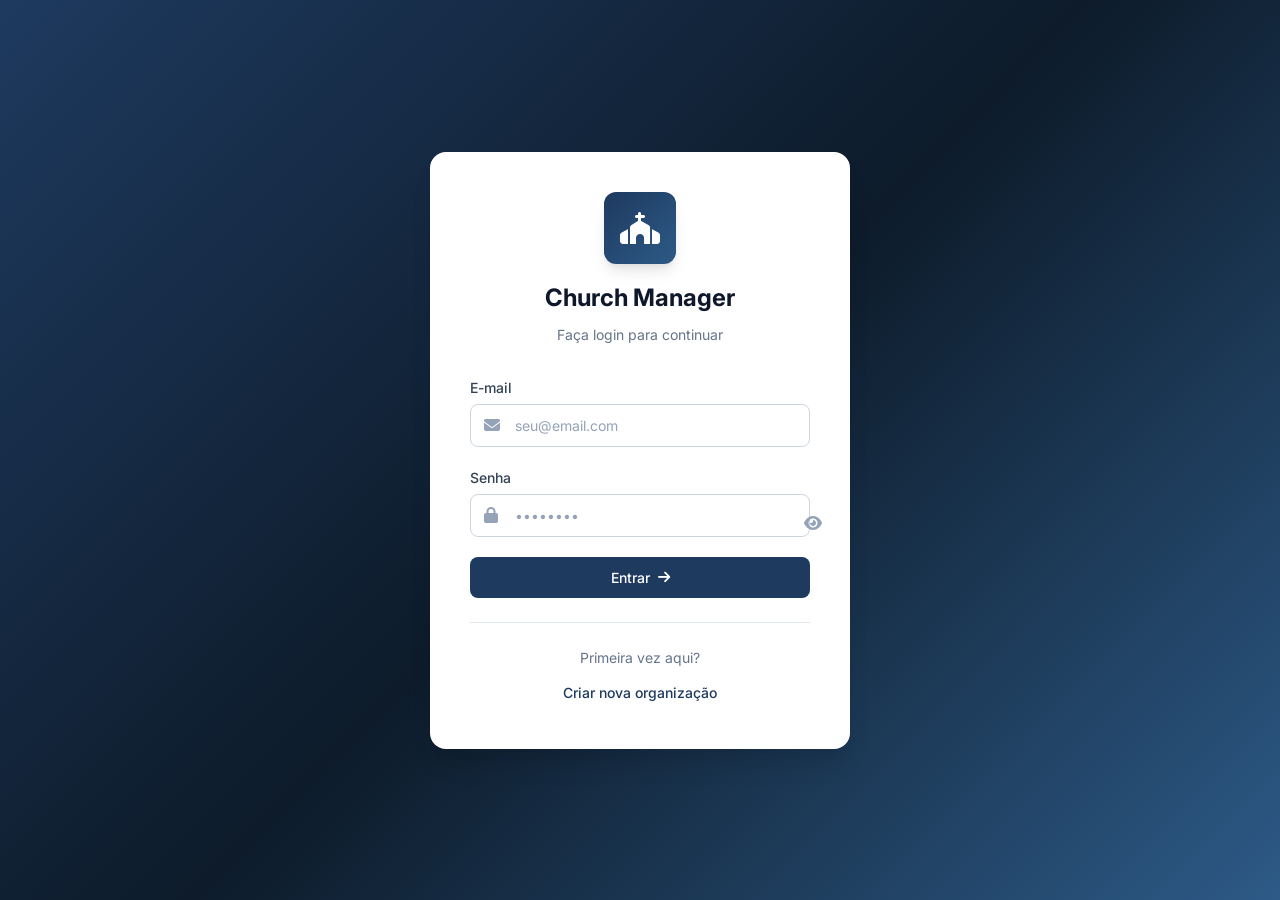
<file: index.html>
<!DOCTYPE html>
<html lang="pt-BR">
<head>
    <meta charset="UTF-8">
    <meta name="viewport" content="width=device-width, initial-scale=1.0">
    <title>Church Manager</title>
    
    <!-- Fonts -->
    <link rel="preconnect" href="https://fonts.googleapis.com">
    <link rel="preconnect" href="https://fonts.gstatic.com" crossorigin>
    <link href="https://fonts.googleapis.com/css2?family=Inter:wght@300;400;500;600;700&display=swap" rel="stylesheet">
    
    <!-- Icons -->
    <link rel="stylesheet" href="https://cdnjs.cloudflare.com/ajax/libs/font-awesome/6.4.0/css/all.min.css">
    
    <!-- CSS Modules -->
    <link rel="stylesheet" href="styles/variables.css">
    <link rel="stylesheet" href="styles/base.css">
    <link rel="stylesheet" href="styles/components.css">
    <link rel="stylesheet" href="styles/layouts.css">
    <link rel="stylesheet" href="pages/auth/auth.css">
    <link rel="stylesheet" href="pages/dashboard/dashboard.css">
    <link rel="stylesheet" href="pages/events/events.css">
    <link rel="stylesheet" href="pages/recurring-events/recurring-events.css">
    <link rel="stylesheet" href="pages/reports/reports.css">
    <link rel="stylesheet" href="pages/categories/categories.css">
    <link rel="stylesheet" href="pages/entries/entries.css">
    <link rel="stylesheet" href="pages/recurring-entries/recurring-entries.css">
    <link rel="stylesheet" href="pages/entities/entities.css">
</head>
<body>
    <div id="app">
        <!-- ==========================================
             Tela de Login 
             ========================================== -->
        <div id="login-screen" class="auth-container">
            <div class="auth-card">
                <div class="auth-header">
                    <div class="logo">
                        <i class="fas fa-church"></i>
                    </div>
                    <h1>Church Manager</h1>
                    <p>Faça login para continuar</p>
                </div>
                
                <form id="login-form" class="auth-form">
                    <div class="form-group">
                        <label for="login-email">E-mail</label>
                        <div class="input-wrapper">
                            <i class="fas fa-envelope"></i>
                            <input type="email" id="login-email" placeholder="seu@email.com" required>
                        </div>
                    </div>
                    
                    <div class="form-group">
                        <label for="login-password">Senha</label>
                        <div class="input-wrapper">
                            <i class="fas fa-lock"></i>
                            <input type="password" id="login-password" placeholder="••••••••" required>
                            <button type="button" class="toggle-password" onclick="togglePassword('login-password')">
                                <i class="fas fa-eye"></i>
                            </button>
                        </div>
                    </div>
                    
                    <button type="submit" class="btn btn-primary btn-block">
                        <span>Entrar</span>
                        <i class="fas fa-arrow-right"></i>
                    </button>
                </form>
                
                <div class="auth-footer">
                    <p>Primeira vez aqui?</p>
                    <button type="button" class="btn btn-link" onclick="showScreen('onboarding-screen')">
                        Criar nova organização
                    </button>
                </div>
            </div>
        </div>

        <!-- ==========================================
             Tela de Onboarding 
             ========================================== -->
        <div id="onboarding-screen" class="auth-container hidden">
            <div class="auth-card auth-card-wide">
                <div class="auth-header">
                    <div class="logo">
                        <i class="fas fa-building"></i>
                    </div>
                    <h1>Criar Organização</h1>
                    <p>Configure sua organização e conta de administrador</p>
                </div>

                <!-- Progress Steps -->
                <div class="progress-steps">
                    <div class="step active" data-step="1">
                        <div class="step-number">1</div>
                        <span>Organização</span>
                    </div>
                    <div class="step-line"></div>
                    <div class="step" data-step="2">
                        <div class="step-number">2</div>
                        <span>Administrador</span>
                    </div>
                    <div class="step-line"></div>
                    <div class="step" data-step="3">
                        <div class="step-number">3</div>
                        <span>Igreja</span>
                    </div>
                </div>
                
                <!-- Step 1: Dados da Organização -->
                <form id="onboarding-step1" class="auth-form">
                    <div class="form-row">
                        <div class="form-group">
                            <label for="company-name">Nome da Organização</label>
                            <div class="input-wrapper">
                                <i class="fas fa-building"></i>
                                <input type="text" id="company-name" placeholder="Ex: Igreja Batista Central" required>
                            </div>
                        </div>
                        
                        <div class="form-group">
                            <label for="company-document">CNPJ / Documento</label>
                            <div class="input-wrapper">
                                <i class="fas fa-id-card"></i>
                                <input type="text" id="company-document" placeholder="00.000.000/0001-00" maxlength="20" required>
                            </div>
                        </div>
                    </div>
                    
                    <div class="form-group">
                        <label for="company-address">Endereço</label>
                        <div class="input-wrapper">
                            <i class="fas fa-map-marker-alt"></i>
                            <input type="text" id="company-address" placeholder="Rua, número - Bairro, Cidade" required>
                        </div>
                    </div>
                    
                    <div class="form-actions">
                        <button type="button" class="btn btn-secondary" onclick="showScreen('login-screen')">
                            <i class="fas fa-arrow-left"></i>
                            <span>Voltar</span>
                        </button>
                        <button type="submit" class="btn btn-primary">
                            <span>Próximo</span>
                            <i class="fas fa-arrow-right"></i>
                        </button>
                    </div>
                </form>

                <!-- Step 2: Dados do Admin -->
                <form id="onboarding-step2" class="auth-form hidden">
                    <div class="form-group">
                        <label for="admin-name">Nome Completo</label>
                        <div class="input-wrapper">
                            <i class="fas fa-user"></i>
                            <input type="text" id="admin-name" placeholder="Seu nome completo" required>
                        </div>
                    </div>
                    
                    <div class="form-group">
                        <label for="admin-email">E-mail</label>
                        <div class="input-wrapper">
                            <i class="fas fa-envelope"></i>
                            <input type="email" id="admin-email" placeholder="admin@suaigreja.com" required>
                        </div>
                    </div>
                    
                    <div class="form-row">
                        <div class="form-group">
                            <label for="admin-password">Senha</label>
                            <div class="input-wrapper">
                                <i class="fas fa-lock"></i>
                                <input type="password" id="admin-password" placeholder="Mínimo 8 caracteres" minlength="8" required>
                            </div>
                        </div>
                        
                        <div class="form-group">
                            <label for="admin-password-confirm">Confirmar Senha</label>
                            <div class="input-wrapper">
                                <i class="fas fa-lock"></i>
                                <input type="password" id="admin-password-confirm" placeholder="Repita a senha" required>
                            </div>
                        </div>
                    </div>
                    
                    <div class="form-actions">
                        <button type="button" class="btn btn-secondary" onclick="goToStep(1)">
                            <i class="fas fa-arrow-left"></i>
                            <span>Voltar</span>
                        </button>
                        <button type="submit" class="btn btn-primary">
                            <span>Criar Conta</span>
                            <i class="fas fa-arrow-right"></i>
                        </button>
                    </div>
                </form>

                <!-- Step 3: Criar Igreja -->
                <form id="onboarding-step3" class="auth-form hidden">
                    <div class="success-message">
                        <i class="fas fa-check-circle"></i>
                        <span>Organização criada com sucesso!</span>
                    </div>
                    
                    <div class="form-group">
                        <label for="church-name">Nome da Igreja</label>
                        <div class="input-wrapper">
                            <i class="fas fa-church"></i>
                            <input type="text" id="church-name" placeholder="Ex: Sede Central" required>
                        </div>
                    </div>
                    
                    <div class="form-group">
                        <label for="church-description">Descrição</label>
                        <div class="input-wrapper">
                            <i class="fas fa-align-left"></i>
                            <input type="text" id="church-description" placeholder="Breve descrição da igreja">
                        </div>
                    </div>
                    
                    <div class="form-group">
                        <label for="church-address">Endereço</label>
                        <div class="input-wrapper">
                            <i class="fas fa-map-marker-alt"></i>
                            <input type="text" id="church-address" placeholder="Endereço da igreja" required>
                        </div>
                    </div>
                    
                    <button type="submit" class="btn btn-primary btn-block">
                        <span>Concluir Cadastro</span>
                        <i class="fas fa-check"></i>
                    </button>
                </form>
            </div>
        </div>

        <!-- ==========================================
             Dashboard 
             ========================================== -->
        <div id="dashboard-screen" class="dashboard-container hidden">
            <!-- Sidebar -->
            <aside class="sidebar">
                <div class="sidebar-header">
                    <div class="logo-small">
                        <i class="fas fa-church"></i>
                    </div>
                    <h2>Church Manager</h2>
                </div>
                
                <nav class="sidebar-nav">
                    <a href="#" class="nav-item active" data-section="dashboard">
                        <i class="fas fa-home"></i>
                        <span>Dashboard</span>
                    </a>
                    <a href="#" class="nav-item" data-section="companies">
                        <i class="fas fa-building"></i>
                        <span>Empresas</span>
                    </a>
                    <a href="#" class="nav-item" data-section="churches">
                        <i class="fas fa-church"></i>
                        <span>Igrejas</span>
                    </a>
                    <a href="#" class="nav-item" data-section="users">
                        <i class="fas fa-users"></i>
                        <span>Usuários</span>
                    </a>
                    <a href="#" class="nav-item" data-section="ministries">
                        <i class="fas fa-hands-praying"></i>
                        <span>Ministérios</span>
                    </a>
                    
                    <div class="nav-section-title">Financeiro</div>
                    <a href="#" class="nav-item" data-section="categories">
                        <i class="fas fa-tags"></i>
                        <span>Categorias</span>
                    </a>
                    <a href="#" class="nav-item" data-section="entries">
                        <i class="fas fa-money-bill-wave"></i>
                        <span>Lançamentos</span>
                    </a>
                    <a href="#" class="nav-item" data-section="recurring">
                        <i class="fas fa-repeat"></i>
                        <span>Recorrentes</span>
                    </a>
                    <a href="#" class="nav-item" data-section="reports">
                        <i class="fas fa-chart-line"></i>
                        <span>Relatórios</span>
                    </a>
                    
                    <div class="nav-section-title">Calendário</div>
                    <a href="#" class="nav-item" data-section="events">
                        <i class="fas fa-calendar-alt"></i>
                        <span>Eventos</span>
                    </a>
                    <a href="#" class="nav-item" data-section="recurring-events">
                        <i class="fas fa-calendar-check"></i>
                        <span>Eventos Recorrentes</span>
                    </a>
                </nav>
                
                <div class="sidebar-footer">
                    <div class="user-info">
                        <div class="user-avatar">
                            <i class="fas fa-user"></i>
                        </div>
                        <div class="user-details">
                            <span id="user-name">Usuário</span>
                            <span id="user-role" class="user-role">Admin</span>
                        </div>
                    </div>
                    <button class="btn-logout" onclick="logout()">
                        <i class="fas fa-sign-out-alt"></i>
                    </button>
                </div>
            </aside>
            
            <!-- Main Content -->
            <main class="main-content">
                <header class="content-header">
                    <h1 id="page-title">Dashboard</h1>
                    <span id="current-church" class="current-church">Igreja não selecionada</span>
                </header>
                
                <div id="content-area" class="content-area">
                    <!-- Conteúdo dinâmico será carregado aqui -->
                </div>
            </main>
        </div>
    </div>

    <!-- Toast Container -->
    <div id="toast-container"></div>

    <!-- Loading Overlay -->
    <div id="loading-overlay" class="hidden">
        <div class="spinner"></div>
    </div>

    <!-- ==========================================
         JavaScript Modules
         ========================================== -->
    <!-- Shared -->
    <script src="shared/state.js"></script>
    <script src="shared/api.js"></script>
    <script src="shared/utils.js"></script>
    <script src="shared/toast.js"></script>
    <script src="shared/router.js"></script>
    
    <!-- Pages - Auth -->
    <script src="pages/auth/login.js"></script>
    <script src="pages/auth/onboarding.js"></script>
    
    <!-- Pages - Dashboard -->
    <script src="pages/dashboard/dashboard.js"></script>
    
    <!-- Pages - Events -->
    <script src="pages/events/events.js"></script>
    <script src="pages/recurring-events/recurring-events.js"></script>
    <script src="pages/reports/reports.js"></script>
    <script src="pages/categories/categories.js"></script>
    <script src="pages/entries/entries.js"></script>
    <script src="pages/recurring-entries/recurring-entries.js"></script>
    <script src="pages/entities/companies.js"></script>
    <script src="pages/entities/churches.js"></script>
    <script src="pages/entities/users.js"></script>
    <script src="pages/entities/ministries.js"></script>
    
    <!-- App Init -->
    <script src="app-modular.js"></script>
</body>
</html>
</file>
<file: styles/variables.css>
/* ==========================================
   CSS Variables - Design Tokens
   ========================================== */
:root {
    /* Primary Colors - Azul Escuro */
    --primary: #1e3a5f;
    --primary-light: #2d5a87;
    --primary-dark: #0d1b2a;
    --primary-hover: #2a4a73;
    
    /* Secondary Colors */
    --secondary: #64748b;
    --secondary-light: #94a3b8;
    --secondary-dark: #475569;
    
    /* Accent Colors */
    --accent: #3b82f6;
    --accent-light: #60a5fa;
    
    /* Status Colors */
    --success: #10b981;
    --success-light: #d1fae5;
    --success-dark: #059669;
    --danger: #ef4444;
    --danger-light: #fee2e2;
    --danger-dark: #dc2626;
    --warning: #f59e0b;
    --warning-light: #fef3c7;
    --warning-dark: #d97706;
    --info: #06b6d4;
    --info-light: #cffafe;
    --info-dark: #0891b2;
    
    /* Neutral Colors */
    --white: #ffffff;
    --gray-50: #f8fafc;
    --gray-100: #f1f5f9;
    --gray-200: #e2e8f0;
    --gray-300: #cbd5e1;
    --gray-400: #94a3b8;
    --gray-500: #64748b;
    --gray-600: #475569;
    --gray-700: #334155;
    --gray-800: #1e293b;
    --gray-900: #0f172a;
    
    /* Shadows */
    --shadow-sm: 0 1px 2px rgba(0, 0, 0, 0.05);
    --shadow: 0 1px 3px rgba(0, 0, 0, 0.1), 0 1px 2px rgba(0, 0, 0, 0.06);
    --shadow-md: 0 4px 6px -1px rgba(0, 0, 0, 0.1), 0 2px 4px -1px rgba(0, 0, 0, 0.06);
    --shadow-lg: 0 10px 15px -3px rgba(0, 0, 0, 0.1), 0 4px 6px -2px rgba(0, 0, 0, 0.05);
    --shadow-xl: 0 20px 25px -5px rgba(0, 0, 0, 0.1), 0 10px 10px -5px rgba(0, 0, 0, 0.04);
    
    /* Transitions */
    --transition-fast: 150ms ease;
    --transition: 200ms ease;
    --transition-slow: 300ms ease;
    
    /* Border Radius */
    --radius-sm: 4px;
    --radius: 8px;
    --radius-lg: 12px;
    --radius-xl: 16px;
    --radius-full: 9999px;
    
    /* Font */
    --font-family: 'Inter', -apple-system, BlinkMacSystemFont, 'Segoe UI', Roboto, sans-serif;
}
</file>
<file: styles/base.css>
/* ==========================================
   Reset & Base Styles
   ========================================== */
*, *::before, *::after {
    box-sizing: border-box;
    margin: 0;
    padding: 0;
}

html {
    font-size: 16px;
    -webkit-font-smoothing: antialiased;
    -moz-osx-font-smoothing: grayscale;
}

body {
    font-family: var(--font-family);
    background: var(--gray-100);
    color: var(--gray-800);
    line-height: 1.5;
    min-height: 100vh;
}

#app {
    min-height: 100vh;
}

.hidden {
    display: none !important;
}

/* ==========================================
   Loading Overlay
   ========================================== */
#loading-overlay {
    position: fixed;
    top: 0;
    left: 0;
    right: 0;
    bottom: 0;
    background: rgba(0, 0, 0, 0.4);
    display: flex;
    align-items: center;
    justify-content: center;
    z-index: 9999;
}

.spinner {
    width: 48px;
    height: 48px;
    border: 4px solid rgba(255, 255, 255, 0.3);
    border-top-color: var(--white);
    border-radius: 50%;
    animation: spin 0.8s linear infinite;
}

@keyframes spin {
    to {
        transform: rotate(360deg);
    }
}

/* ==========================================
   Toast Notifications
   ========================================== */
#toast-container {
    position: fixed;
    top: 20px;
    right: 20px;
    display: flex;
    flex-direction: column;
    gap: 12px;
    z-index: 10000;
}

.toast {
    display: flex;
    align-items: flex-start;
    gap: 12px;
    padding: 16px;
    background: var(--white);
    border-radius: var(--radius);
    box-shadow: var(--shadow-lg);
    min-width: 320px;
    max-width: 420px;
    animation: slideIn 0.3s ease;
}

@keyframes slideIn {
    from {
        opacity: 0;
        transform: translateX(100%);
    }
    to {
        opacity: 1;
        transform: translateX(0);
    }
}

@keyframes slideOut {
    from {
        opacity: 1;
        transform: translateX(0);
    }
    to {
        opacity: 0;
        transform: translateX(100%);
    }
}

.toast.success {
    border-left: 4px solid var(--success);
}

.toast.error {
    border-left: 4px solid var(--danger);
}

.toast.warning {
    border-left: 4px solid var(--warning);
}

.toast.info {
    border-left: 4px solid var(--info);
}

.toast i:first-child {
    font-size: 20px;
    margin-top: 2px;
}

.toast.success i:first-child {
    color: var(--success);
}

.toast.error i:first-child {
    color: var(--danger);
}

.toast.warning i:first-child {
    color: var(--warning);
}

.toast.info i:first-child {
    color: var(--info);
}

.toast-content {
    flex: 1;
    display: flex;
    flex-direction: column;
    gap: 4px;
}

.toast-content strong {
    font-size: 14px;
    color: var(--gray-900);
}

.toast-content span {
    font-size: 13px;
    color: var(--gray-600);
}

.toast-close {
    background: none;
    border: none;
    color: var(--gray-400);
    cursor: pointer;
    padding: 4px;
    transition: color var(--transition);
}

.toast-close:hover {
    color: var(--gray-600);
}
</file>
<file: styles/components.css>
/* ==========================================
   Buttons
   ========================================== */
.btn {
    display: inline-flex;
    align-items: center;
    justify-content: center;
    gap: 8px;
    padding: 12px 20px;
    border: none;
    border-radius: var(--radius);
    font-size: 14px;
    font-weight: 500;
    font-family: inherit;
    cursor: pointer;
    transition: all var(--transition);
    text-decoration: none;
}

.btn-primary {
    background: var(--primary);
    color: var(--white);
}

.btn-primary:hover {
    background: var(--primary-hover);
    transform: translateY(-1px);
    box-shadow: var(--shadow-md);
}

.btn-secondary {
    background: var(--gray-100);
    color: var(--gray-700);
    border: 1px solid var(--gray-300);
}

.btn-secondary:hover {
    background: var(--gray-200);
}

.btn-block {
    width: 100%;
}

.btn-link {
    background: none;
    color: var(--primary);
    padding: 8px;
}

.btn-link:hover {
    text-decoration: underline;
}

.btn-icon {
    width: 36px;
    height: 36px;
    padding: 0;
    border-radius: var(--radius);
    background: var(--gray-100);
    color: var(--gray-600);
    border: none;
    cursor: pointer;
    display: inline-flex;
    align-items: center;
    justify-content: center;
    transition: all var(--transition);
}

.btn-icon:hover {
    background: var(--gray-200);
    color: var(--gray-800);
}

.btn-icon.danger:hover {
    background: var(--danger-light);
    color: var(--danger);
}

/* ==========================================
   Form Elements
   ========================================== */
.form-group {
    display: flex;
    flex-direction: column;
    gap: 6px;
}

.form-group label {
    font-size: 14px;
    font-weight: 500;
    color: var(--gray-700);
}

.input-wrapper {
    position: relative;
    display: flex;
    align-items: center;
}

.input-wrapper i {
    position: absolute;
    left: 14px;
    color: var(--gray-400);
    font-size: 16px;
    transition: color var(--transition);
}

.input-wrapper input,
.input-wrapper select {
    width: 100%;
    padding: 12px 14px 12px 44px;
    border: 1px solid var(--gray-300);
    border-radius: var(--radius);
    font-size: 14px;
    font-family: inherit;
    color: var(--gray-800);
    background: var(--white);
    transition: all var(--transition);
}

.input-wrapper input:focus,
.input-wrapper select:focus {
    outline: none;
    border-color: var(--primary);
    box-shadow: 0 0 0 3px rgba(30, 58, 95, 0.1);
}

.input-wrapper input:focus + i,
.input-wrapper:focus-within i:first-child {
    color: var(--primary);
}

.input-wrapper input::placeholder {
    color: var(--gray-400);
}

.toggle-password {
    position: absolute;
    right: 12px;
    background: none;
    border: none;
    cursor: pointer;
    color: var(--gray-400);
    padding: 4px;
    transition: color var(--transition);
}

.toggle-password:hover {
    color: var(--gray-600);
}

.form-row {
    display: grid;
    grid-template-columns: 1fr 1fr;
    gap: 16px;
}

.form-actions {
    display: flex;
    justify-content: space-between;
    gap: 12px;
    margin-top: 8px;
}

/* ==========================================
   Badges
   ========================================== */
.badge {
    padding: 4px 10px;
    border-radius: var(--radius-full);
    font-size: 12px;
    font-weight: 600;
}

.badge-success {
    background: var(--success-light);
    color: var(--success-dark);
}

.badge-danger {
    background: var(--danger-light);
    color: var(--danger-dark);
}

/* ==========================================
   Cards
   ========================================== */
.card {
    background: var(--white);
    border-radius: var(--radius-lg);
    box-shadow: var(--shadow);
    overflow: hidden;
}

.card-header {
    padding: 20px 24px;
    border-bottom: 1px solid var(--gray-100);
    display: flex;
    justify-content: space-between;
    align-items: center;
}

.card-header h3 {
    font-size: 16px;
    font-weight: 600;
    color: var(--gray-800);
    display: flex;
    align-items: center;
    gap: 10px;
}

.card-header h3 i {
    font-size: 18px;
    color: var(--primary);
}

.card-body {
    padding: 24px;
}

/* ==========================================
   Modal
   ========================================== */
.modal {
    position: fixed;
    top: 0;
    left: 0;
    right: 0;
    bottom: 0;
    z-index: 1000;
    display: flex;
    align-items: center;
    justify-content: center;
    padding: 24px;
}

.modal-backdrop {
    position: absolute;
    top: 0;
    left: 0;
    right: 0;
    bottom: 0;
    background: rgba(0, 0, 0, 0.5);
}

.modal-content {
    position: relative;
    background: var(--white);
    border-radius: var(--radius-lg);
    box-shadow: var(--shadow-xl);
    width: 100%;
    max-width: 480px;
    max-height: 90vh;
    overflow-y: auto;
    animation: modalIn 0.2s ease;
}

@keyframes modalIn {
    from {
        opacity: 0;
        transform: scale(0.95);
    }
    to {
        opacity: 1;
        transform: scale(1);
    }
}

.modal-header {
    padding: 20px 24px;
    border-bottom: 1px solid var(--gray-100);
    display: flex;
    justify-content: space-between;
    align-items: center;
}

.modal-header h3 {
    font-size: 18px;
    font-weight: 600;
    color: var(--gray-900);
}

.modal-close {
    width: 32px;
    height: 32px;
    border: none;
    background: var(--gray-100);
    border-radius: var(--radius);
    color: var(--gray-600);
    cursor: pointer;
    display: flex;
    align-items: center;
    justify-content: center;
    transition: all var(--transition);
}

.modal-close:hover {
    background: var(--gray-200);
    color: var(--gray-800);
}

.modal-body {
    padding: 24px;
}

.modal-body .form-group {
    margin-bottom: 20px;
}

.modal-body .form-group:last-of-type {
    margin-bottom: 0;
}

.modal-body input,
.modal-body select,
.modal-body textarea {
    width: 100%;
    padding: 12px 14px;
    border: 1px solid var(--gray-300);
    border-radius: var(--radius);
    font-size: 14px;
    font-family: inherit;
    color: var(--gray-800);
    background: var(--white);
    transition: all var(--transition);
}

.modal-body input:focus,
.modal-body select:focus,
.modal-body textarea:focus {
    outline: none;
    border-color: var(--primary);
    box-shadow: 0 0 0 3px rgba(30, 58, 95, 0.1);
}

.modal-footer {
    padding: 16px 24px;
    border-top: 1px solid var(--gray-100);
    display: flex;
    justify-content: flex-end;
    gap: 12px;
    margin-top: 20px;
    margin-left: -24px;
    margin-right: -24px;
    margin-bottom: -24px;
}

/* ==========================================
   Empty State
   ========================================== */
.empty-state {
    display: flex;
    flex-direction: column;
    align-items: center;
    justify-content: center;
    padding: 80px 20px;
    text-align: center;
}

.empty-state i {
    font-size: 64px;
    color: var(--gray-300);
    margin-bottom: 16px;
}

.empty-state h3 {
    font-size: 20px;
    color: var(--gray-700);
    margin-bottom: 8px;
}

.empty-state p {
    color: var(--gray-500);
    margin-bottom: 24px;
}

.empty-state.error i {
    color: var(--danger);
}

/* ==========================================
   Success Message
   ========================================== */
.success-message {
    display: flex;
    align-items: center;
    gap: 12px;
    padding: 16px;
    background: var(--success-light);
    border-radius: var(--radius);
    color: var(--success-dark);
    margin-bottom: 8px;
}

.success-message i {
    font-size: 20px;
}

/* ==========================================
   Responsive
   ========================================== */
@media (max-width: 768px) {
    .form-row {
        grid-template-columns: 1fr;
    }
}
</file>
<file: styles/layouts.css>
/* ==========================================
   Dashboard Layout
   ========================================== */
.dashboard-container {
    display: flex;
    min-height: 100vh;
}

/* ==========================================
   Sidebar
   ========================================== */
.sidebar {
    width: 260px;
    background: var(--primary-dark);
    color: var(--white);
    display: flex;
    flex-direction: column;
    position: fixed;
    top: 0;
    left: 0;
    bottom: 0;
    z-index: 100;
}

.sidebar-header {
    padding: 20px;
    display: flex;
    align-items: center;
    gap: 12px;
    border-bottom: 1px solid rgba(255, 255, 255, 0.1);
}

.sidebar-header .logo-small {
    width: 40px;
    height: 40px;
    background: var(--primary);
    border-radius: var(--radius);
    display: flex;
    align-items: center;
    justify-content: center;
}

.sidebar-header .logo-small i {
    font-size: 18px;
    color: var(--white);
}

.sidebar-header h2 {
    font-size: 16px;
    font-weight: 600;
}

.sidebar-nav {
    flex: 1;
    padding: 16px 12px;
    overflow-y: auto;
}

.nav-item {
    display: flex;
    align-items: center;
    gap: 12px;
    padding: 12px 16px;
    color: rgba(255, 255, 255, 0.7);
    text-decoration: none;
    border-radius: var(--radius);
    margin-bottom: 4px;
    transition: all var(--transition);
    font-size: 14px;
}

.nav-item:hover {
    background: rgba(255, 255, 255, 0.1);
    color: var(--white);
}

.nav-item.active {
    background: var(--primary);
    color: var(--white);
}

.nav-item i {
    width: 20px;
    text-align: center;
    font-size: 16px;
}

.nav-section-title {
    font-size: 11px;
    font-weight: 600;
    color: rgba(255, 255, 255, 0.4);
    text-transform: uppercase;
    letter-spacing: 0.5px;
    padding: 16px 16px 8px;
    margin-top: 8px;
}

.sidebar-footer {
    padding: 16px;
    border-top: 1px solid rgba(255, 255, 255, 0.1);
    display: flex;
    align-items: center;
    justify-content: space-between;
}

.user-info {
    display: flex;
    align-items: center;
    gap: 12px;
}

.user-avatar {
    width: 40px;
    height: 40px;
    background: var(--primary);
    border-radius: var(--radius-full);
    display: flex;
    align-items: center;
    justify-content: center;
}

.user-avatar i {
    font-size: 16px;
}

.user-details {
    display: flex;
    flex-direction: column;
}

.user-details span:first-child {
    font-size: 14px;
    font-weight: 500;
}

.user-role {
    font-size: 12px;
    color: var(--accent-light);
}

.btn-logout {
    width: 36px;
    height: 36px;
    background: rgba(255, 255, 255, 0.1);
    border: none;
    border-radius: var(--radius);
    color: rgba(255, 255, 255, 0.7);
    cursor: pointer;
    display: flex;
    align-items: center;
    justify-content: center;
    transition: all var(--transition);
}

.btn-logout:hover {
    background: var(--danger);
    color: var(--white);
}

/* ==========================================
   Main Content
   ========================================== */
.main-content {
    flex: 1;
    margin-left: 260px;
    display: flex;
    flex-direction: column;
    min-height: 100vh;
}

.content-header {
    background: var(--white);
    padding: 20px 32px;
    border-bottom: 1px solid var(--gray-200);
    display: flex;
    justify-content: space-between;
    align-items: center;
}

.content-header h1 {
    font-size: 24px;
    font-weight: 600;
    color: var(--gray-900);
}

.current-church {
    display: flex;
    align-items: center;
    gap: 8px;
    padding: 8px 16px;
    background: var(--gray-100);
    border-radius: var(--radius-full);
    font-size: 14px;
    color: var(--gray-600);
}

.content-area {
    flex: 1;
    padding: 32px;
    overflow-y: auto;
}

/* ==========================================
   Page Header
   ========================================== */
.page-header {
    display: flex;
    justify-content: space-between;
    align-items: center;
    margin-bottom: 24px;
    background: var(--white);
    padding: 24px;
    border-radius: var(--radius-lg);
    box-shadow: var(--shadow);
}

.page-header-content h2 {
    font-size: 20px;
    font-weight: 600;
    color: var(--gray-900);
    margin-bottom: 4px;
}

.page-header-content p {
    font-size: 14px;
    color: var(--gray-500);
}

/* ==========================================
   Responsive
   ========================================== */
@media (max-width: 992px) {
    .sidebar {
        transform: translateX(-100%);
        transition: transform var(--transition-slow);
    }
    
    .sidebar.open {
        transform: translateX(0);
    }
    
    .main-content {
        margin-left: 0;
    }
}

@media (max-width: 480px) {
    .content-area {
        padding: 16px;
    }
    
    .page-header {
        flex-direction: column;
        align-items: flex-start;
        gap: 16px;
    }
    
    .page-header .btn {
        width: 100%;
    }
}
</file>
<file: pages/auth/auth.css>
/* ==========================================
   Auth Container (Login / Onboarding)
   ========================================== */
.auth-container {
    min-height: 100vh;
    display: flex;
    align-items: center;
    justify-content: center;
    padding: 24px;
    background: linear-gradient(135deg, var(--primary) 0%, var(--primary-dark) 50%, var(--primary-light) 100%);
}

.auth-card {
    background: var(--white);
    border-radius: var(--radius-xl);
    box-shadow: var(--shadow-xl);
    width: 100%;
    max-width: 420px;
    padding: 40px;
    animation: fadeInUp 0.4s ease;
}

.auth-card-wide {
    max-width: 560px;
}

@keyframes fadeInUp {
    from {
        opacity: 0;
        transform: translateY(20px);
    }
    to {
        opacity: 1;
        transform: translateY(0);
    }
}

.auth-header {
    text-align: center;
    margin-bottom: 32px;
}

.auth-header .logo {
    width: 72px;
    height: 72px;
    background: linear-gradient(135deg, var(--primary) 0%, var(--primary-light) 100%);
    border-radius: var(--radius-lg);
    display: flex;
    align-items: center;
    justify-content: center;
    margin: 0 auto 16px;
    box-shadow: var(--shadow-lg);
}

.auth-header .logo i {
    font-size: 32px;
    color: var(--white);
}

.auth-header h1 {
    font-size: 24px;
    font-weight: 700;
    color: var(--gray-900);
    margin-bottom: 8px;
}

.auth-header p {
    color: var(--gray-500);
    font-size: 14px;
}

/* Auth Form */
.auth-form {
    display: flex;
    flex-direction: column;
    gap: 20px;
}

/* Auth Footer */
.auth-footer {
    margin-top: 24px;
    text-align: center;
    padding-top: 24px;
    border-top: 1px solid var(--gray-200);
}

.auth-footer p {
    color: var(--gray-500);
    font-size: 14px;
    margin-bottom: 8px;
}

/* Progress Steps */
.progress-steps {
    display: flex;
    align-items: center;
    justify-content: center;
    margin-bottom: 32px;
    gap: 8px;
}

.progress-steps .step {
    display: flex;
    flex-direction: column;
    align-items: center;
    gap: 4px;
}

.progress-steps .step-number {
    width: 36px;
    height: 36px;
    border-radius: var(--radius-full);
    background: var(--gray-200);
    color: var(--gray-500);
    display: flex;
    align-items: center;
    justify-content: center;
    font-weight: 600;
    font-size: 14px;
    transition: all var(--transition);
}

.progress-steps .step span {
    font-size: 12px;
    color: var(--gray-500);
    transition: color var(--transition);
}

.progress-steps .step.active .step-number {
    background: var(--primary);
    color: var(--white);
    box-shadow: 0 0 0 4px rgba(30, 58, 95, 0.2);
}

.progress-steps .step.active span {
    color: var(--primary);
}

.progress-steps .step.completed .step-number {
    background: var(--success);
    color: var(--white);
}

.progress-steps .step-line {
    width: 40px;
    height: 2px;
    background: var(--gray-200);
    margin-bottom: 20px;
}

/* Responsive */
@media (max-width: 768px) {
    .auth-card {
        padding: 24px;
    }
    
    .progress-steps {
        flex-wrap: wrap;
    }
}
</file>
<file: pages/dashboard/dashboard.css>
/* ==========================================
   Dashboard Styles
   ========================================== */

/* Loading State */
.dashboard-loading {
    display: flex;
    flex-direction: column;
    align-items: center;
    justify-content: center;
    padding: 80px 20px;
    gap: 16px;
}

.dashboard-loading .spinner {
    border-color: var(--gray-300);
    border-top-color: var(--primary);
}

.dashboard-loading p {
    color: var(--gray-500);
    font-size: 14px;
}

/* ==========================================
   Stats Grid
   ========================================== */
.stats-grid {
    display: grid;
    grid-template-columns: repeat(4, 1fr);
    gap: 24px;
    margin-bottom: 32px;
}

.stat-card {
    background: var(--white);
    border-radius: var(--radius-lg);
    padding: 24px;
    display: flex;
    align-items: flex-start;
    gap: 16px;
    box-shadow: var(--shadow);
    transition: transform var(--transition), box-shadow var(--transition);
}

.stat-card:hover {
    transform: translateY(-2px);
    box-shadow: var(--shadow-md);
}

.stat-icon {
    width: 52px;
    height: 52px;
    border-radius: var(--radius);
    display: flex;
    align-items: center;
    justify-content: center;
    font-size: 22px;
}

.stat-card.income .stat-icon {
    background: var(--success-light);
    color: var(--success);
}

.stat-card.expense .stat-icon {
    background: var(--danger-light);
    color: var(--danger);
}

.stat-card.balance .stat-icon,
.stat-card.positive .stat-icon {
    background: rgba(59, 130, 246, 0.1);
    color: var(--accent);
}

.stat-card.negative .stat-icon {
    background: var(--danger-light);
    color: var(--danger);
}

.stat-card.info .stat-icon {
    background: var(--info-light);
    color: var(--info);
}

.stat-content {
    flex: 1;
    display: flex;
    flex-direction: column;
    gap: 4px;
}

.stat-label {
    font-size: 13px;
    color: var(--gray-500);
    font-weight: 500;
}

.stat-value {
    font-size: 24px;
    font-weight: 700;
    color: var(--gray-900);
}

.stat-variation {
    font-size: 12px;
    display: flex;
    align-items: center;
    gap: 4px;
}

.stat-variation.positive {
    color: var(--success);
}

.stat-variation.negative {
    color: var(--danger);
}

.stat-variation.neutral {
    color: var(--gray-500);
}

/* ==========================================
   Dashboard Grid
   ========================================== */
.dashboard-grid {
    display: grid;
    grid-template-columns: 2fr 1fr;
    gap: 24px;
    margin-bottom: 24px;
}

.dashboard-grid.two-cols {
    grid-template-columns: 1fr 1fr;
}

/* ==========================================
   Chart Container
   ========================================== */
.chart-container {
    height: 280px;
    position: relative;
}

.chart-container canvas {
    width: 100% !important;
    height: 100% !important;
}

/* ==========================================
   Alerts List
   ========================================== */
.alerts-list {
    display: flex;
    flex-direction: column;
    gap: 12px;
    max-height: 340px;
    overflow-y: auto;
}

.alert-item {
    display: flex;
    align-items: flex-start;
    gap: 12px;
    padding: 14px;
    border-radius: var(--radius);
    background: var(--gray-50);
}

.alert-item.success {
    background: var(--success-light);
}

.alert-item.warning {
    background: var(--warning-light);
}

.alert-item.danger {
    background: var(--danger-light);
}

.alert-item.info {
    background: var(--info-light);
}

.alert-icon {
    width: 32px;
    height: 32px;
    border-radius: var(--radius-full);
    display: flex;
    align-items: center;
    justify-content: center;
    flex-shrink: 0;
}

.alert-item.success .alert-icon {
    background: var(--success);
    color: var(--white);
}

.alert-item.warning .alert-icon {
    background: var(--warning);
    color: var(--white);
}

.alert-item.danger .alert-icon {
    background: var(--danger);
    color: var(--white);
}

.alert-item.info .alert-icon {
    background: var(--info);
    color: var(--white);
}

.alert-content {
    flex: 1;
}

.alert-content strong {
    display: block;
    font-size: 13px;
    color: var(--gray-800);
    margin-bottom: 2px;
}

.alert-content p {
    font-size: 12px;
    color: var(--gray-600);
    margin: 0;
}

.empty-alerts {
    display: flex;
    flex-direction: column;
    align-items: center;
    justify-content: center;
    padding: 40px;
    color: var(--gray-400);
}

.empty-alerts i {
    font-size: 48px;
    margin-bottom: 12px;
    color: var(--success);
}

.empty-alerts p {
    font-size: 14px;
}

/* ==========================================
   Categories List (Dashboard)
   ========================================== */
.categories-list {
    display: flex;
    flex-direction: column;
    gap: 16px;
}

.category-item {
    display: flex;
    flex-direction: column;
    gap: 8px;
}

.category-info {
    display: flex;
    justify-content: space-between;
    align-items: center;
}

.category-name {
    font-size: 14px;
    font-weight: 500;
    color: var(--gray-700);
}

.category-value {
    font-size: 14px;
    font-weight: 600;
    color: var(--gray-900);
}

.category-bar {
    height: 8px;
    background: var(--gray-200);
    border-radius: var(--radius-full);
    overflow: hidden;
}

.category-bar-fill {
    height: 100%;
    border-radius: var(--radius-full);
    transition: width 0.5s ease;
}

.category-bar-fill.income {
    background: linear-gradient(90deg, var(--success) 0%, #3dd28f 100%);
}

.category-bar-fill.expense {
    background: linear-gradient(90deg, var(--danger) 0%, #f87171 100%);
}

.empty-categories {
    display: flex;
    flex-direction: column;
    align-items: center;
    justify-content: center;
    padding: 40px;
    color: var(--gray-400);
}

.empty-categories i {
    font-size: 48px;
    margin-bottom: 12px;
}

.empty-categories p {
    font-size: 14px;
}

/* ==========================================
   Empty Dashboard
   ========================================== */
.empty-dashboard {
    display: flex;
    flex-direction: column;
    align-items: center;
    justify-content: center;
    padding: 60px 20px;
    text-align: center;
}

.empty-dashboard-content {
    max-width: 400px;
    margin-bottom: 40px;
}

.empty-icon {
    width: 100px;
    height: 100px;
    background: linear-gradient(135deg, var(--primary) 0%, var(--primary-light) 100%);
    border-radius: var(--radius-xl);
    display: flex;
    align-items: center;
    justify-content: center;
    margin: 0 auto 24px;
}

.empty-icon i {
    font-size: 48px;
    color: var(--white);
}

.empty-dashboard h2 {
    font-size: 24px;
    color: var(--gray-900);
    margin-bottom: 12px;
}

.empty-dashboard p {
    color: var(--gray-500);
    margin-bottom: 8px;
}

.empty-dashboard .hint {
    font-size: 14px;
    color: var(--gray-400);
}

.quick-actions {
    display: flex;
    gap: 16px;
    justify-content: center;
    margin-top: 24px;
}

.quick-stats {
    display: flex;
    gap: 24px;
    flex-wrap: wrap;
    justify-content: center;
}

.quick-stat-card {
    display: flex;
    align-items: center;
    gap: 10px;
    padding: 12px 20px;
    background: var(--white);
    border-radius: var(--radius);
    box-shadow: var(--shadow);
}

.quick-stat-card i {
    color: var(--primary);
    font-size: 18px;
}

.quick-stat-card span {
    font-size: 14px;
    color: var(--gray-600);
}

/* ==========================================
   Responsive
   ========================================== */
@media (max-width: 1200px) {
    .stats-grid {
        grid-template-columns: repeat(2, 1fr);
    }
    
    .dashboard-grid {
        grid-template-columns: 1fr;
    }
}

@media (max-width: 768px) {
    .stats-grid {
        grid-template-columns: 1fr;
    }
    
    .quick-actions {
        flex-direction: column;
        width: 100%;
    }
    
    .quick-actions .btn {
        width: 100%;
    }
}
</file>
<file: pages/events/events.css>
/* ==========================================
   Events Page Styles
   ========================================== */

/* Events Counters */
.events-counters {
    display: grid;
    grid-template-columns: repeat(3, 1fr);
    gap: 16px;
    margin-bottom: 24px;
}

.counter-card {
    background: var(--white);
    border-radius: var(--radius-lg);
    padding: 24px;
    display: flex;
    align-items: center;
    gap: 16px;
    box-shadow: var(--shadow-sm);
    transition: all var(--transition);
}

.counter-card:hover {
    box-shadow: var(--shadow);
}

.counter-card i {
    font-size: 24px;
    width: 48px;
    height: 48px;
    display: flex;
    align-items: center;
    justify-content: center;
    border-radius: var(--radius);
}

.counter-card .value {
    font-size: 28px;
    font-weight: 700;
    color: var(--gray-800);
    display: block;
}

.counter-card .label {
    font-size: 12px;
    color: var(--gray-500);
    text-transform: uppercase;
    letter-spacing: 0.5px;
}

.counter-card.upcoming i {
    background: rgba(59, 130, 246, 0.1);
    color: var(--accent);
}

.counter-card.upcoming .value {
    color: var(--accent);
}

.counter-card.past i {
    background: var(--success-light);
    color: var(--success);
}

.counter-card.past .value {
    color: var(--success);
}

.counter-card.canceled i {
    background: var(--danger-light);
    color: var(--danger);
}

.counter-card.canceled .value {
    color: var(--danger);
}

/* Events Section */
.events-section {
    margin-bottom: 24px;
}

.events-section > h3 {
    display: flex;
    align-items: center;
    gap: 10px;
    font-size: 16px;
    font-weight: 600;
    color: var(--gray-800);
    padding: 16px 20px;
    background: var(--white);
    border-radius: var(--radius-lg);
    margin-bottom: 16px;
    box-shadow: var(--shadow-sm);
    cursor: pointer;
}

.events-section > h3 .toggle-icon {
    margin-left: auto;
    transition: transform var(--transition);
}

.events-section.collapsed > h3 .toggle-icon {
    transform: rotate(-90deg);
}

.events-section.collapsed .events-section-content {
    display: none;
}

/* Events List */
.events-list {
    display: flex;
    flex-direction: column;
    gap: 16px;
}

/* Event Card */
.event-card {
    display: flex;
    gap: 20px;
    padding: 20px;
    background: var(--white);
    border-radius: var(--radius-lg);
    box-shadow: var(--shadow-sm);
    border-left: 4px solid var(--primary);
    transition: all var(--transition);
}

.event-card:hover {
    box-shadow: var(--shadow);
    transform: translateY(-1px);
}

/* Event Card Colors by Type */
.event-card.primary {
    border-left-color: var(--primary);
}

.event-card.success {
    border-left-color: var(--success);
}

.event-card.warning {
    border-left-color: var(--warning);
}

.event-card.info {
    border-left-color: var(--info);
}

.event-card.gray {
    border-left-color: var(--gray-400);
}

.event-card.canceled {
    opacity: 0.6;
    border-left-color: var(--danger);
}

/* Event Date */
.event-date {
    display: flex;
    flex-direction: column;
    align-items: center;
    justify-content: center;
    min-width: 70px;
    text-align: center;
    padding: 10px;
    background: var(--gray-50);
    border-radius: var(--radius);
}

.event-date .day {
    font-size: 28px;
    font-weight: 700;
    color: var(--gray-800);
    line-height: 1;
}

.event-date .month {
    font-size: 12px;
    font-weight: 600;
    color: var(--primary);
    text-transform: uppercase;
    margin-top: 4px;
}

.event-date .year {
    font-size: 11px;
    color: var(--gray-400);
}

/* Event Info */
.event-info {
    flex: 1;
}

.event-header {
    display: flex;
    align-items: flex-start;
    gap: 12px;
    margin-bottom: 10px;
}

.event-header h4 {
    font-size: 16px;
    font-weight: 600;
    color: var(--gray-800);
    margin: 0;
}

/* Event Type Badge */
.event-type-badge {
    display: inline-flex;
    align-items: center;
    gap: 6px;
    padding: 4px 10px;
    border-radius: var(--radius);
    font-size: 11px;
    font-weight: 600;
    text-transform: uppercase;
}

.event-type-badge.primary {
    background: rgba(30, 58, 95, 0.1);
    color: var(--primary);
}

.event-type-badge.success {
    background: var(--success-light);
    color: var(--success-dark);
}

.event-type-badge.warning {
    background: var(--warning-light);
    color: var(--warning-dark);
}

.event-type-badge.info {
    background: var(--info-light);
    color: var(--info-dark);
}

.event-type-badge.gray {
    background: var(--gray-200);
    color: var(--gray-600);
}

/* Event Meta */
.event-meta {
    display: flex;
    gap: 16px;
    flex-wrap: wrap;
    font-size: 13px;
    color: var(--gray-500);
}

.event-meta span {
    display: flex;
    align-items: center;
    gap: 6px;
}

.event-meta i {
    font-size: 12px;
    color: var(--gray-400);
}

.event-description {
    margin-top: 10px;
    font-size: 14px;
    color: var(--gray-600);
    line-height: 1.5;
}

/* Event Actions */
.event-actions {
    display: flex;
    flex-direction: column;
    justify-content: space-between;
    align-items: flex-end;
    gap: 12px;
}

/* Status Badge */
.status-badge {
    padding: 4px 12px;
    border-radius: var(--radius-full);
    font-size: 11px;
    font-weight: 600;
    text-transform: uppercase;
}

.status-badge.primary {
    background: rgba(30, 58, 95, 0.1);
    color: var(--primary);
}

.status-badge.success {
    background: var(--success-light);
    color: var(--success-dark);
}

.status-badge.danger {
    background: var(--danger-light);
    color: var(--danger-dark);
}

.action-buttons {
    display: flex;
    gap: 8px;
}

/* Empty List */
.empty-list {
    display: flex;
    flex-direction: column;
    align-items: center;
    justify-content: center;
    padding: 48px;
    background: var(--white);
    border-radius: var(--radius-lg);
    color: var(--gray-400);
    text-align: center;
}

.empty-list i {
    font-size: 48px;
    margin-bottom: 16px;
}

.empty-list p {
    font-size: 14px;
}

/* Modal Large */
.modal-lg {
    max-width: 600px;
}

/* Responsive */
@media (max-width: 992px) {
    .events-counters {
        grid-template-columns: 1fr;
    }
}

@media (max-width: 768px) {
    .event-card {
        flex-direction: column;
    }
    
    .event-date {
        flex-direction: row;
        gap: 8px;
        justify-content: flex-start;
        min-width: auto;
    }
    
    .event-actions {
        flex-direction: row;
        justify-content: space-between;
        width: 100%;
    }
}
</file>
<file: pages/recurring-events/recurring-events.css>
/* ==========================================
   Recurring Events Page Styles
   ========================================== */

/* Counter Cards for Recurring Events */
.events-counters.two-cols {
    grid-template-columns: repeat(2, 1fr);
}

.counter-card.primary i {
    background: rgba(30, 58, 95, 0.1);
    color: var(--primary);
}

.counter-card.primary .value {
    color: var(--primary);
}

.counter-card.gray i {
    background: var(--gray-200);
    color: var(--gray-500);
}

.counter-card.gray .value {
    color: var(--gray-500);
}

/* Recurring Events List */
.recurring-events-list {
    display: flex;
    flex-direction: column;
    gap: 12px;
}

/* Recurring Event Item */
.recurring-event-item {
    display: flex;
    align-items: center;
    gap: 20px;
    padding: 20px;
    background: var(--gray-50);
    border-radius: var(--radius-lg);
    transition: all var(--transition);
}

.recurring-event-item:hover {
    background: var(--gray-100);
}

.recurring-event-item.inactive {
    opacity: 0.6;
}

/* Recurring Event Icon */
.recurring-event-icon {
    width: 52px;
    height: 52px;
    border-radius: var(--radius);
    display: flex;
    align-items: center;
    justify-content: center;
    font-size: 20px;
    flex-shrink: 0;
}

.recurring-event-icon.primary {
    background: rgba(30, 58, 95, 0.1);
    color: var(--primary);
}

.recurring-event-icon.success {
    background: var(--success-light);
    color: var(--success);
}

.recurring-event-icon.warning {
    background: var(--warning-light);
    color: var(--warning);
}

.recurring-event-icon.info {
    background: var(--info-light);
    color: var(--info);
}

.recurring-event-icon.gray {
    background: var(--gray-200);
    color: var(--gray-500);
}

/* Recurring Event Info */
.recurring-event-info {
    flex: 1;
}

.recurring-event-info h4 {
    font-size: 16px;
    font-weight: 600;
    color: var(--gray-800);
    margin: 0 0 8px 0;
}

.recurring-event-meta {
    display: flex;
    gap: 16px;
    flex-wrap: wrap;
    font-size: 13px;
    color: var(--gray-500);
}

.recurring-event-meta span {
    display: flex;
    align-items: center;
    gap: 6px;
}

.recurring-event-meta i {
    font-size: 12px;
    color: var(--gray-400);
}

/* Recurring Event Status */
.recurring-event-status {
    flex-shrink: 0;
}

.status-badge.active {
    background: var(--success-light);
    color: var(--success-dark);
}

.status-badge.inactive {
    background: var(--gray-200);
    color: var(--gray-600);
}

/* Recurring Event Actions */
.recurring-event-actions {
    display: flex;
    gap: 8px;
    flex-shrink: 0;
}

.btn-icon.warning:hover {
    background: var(--warning-light);
    color: var(--warning);
}

.btn-icon.success:hover {
    background: var(--success-light);
    color: var(--success);
}

/* Checkbox Label */
.checkbox-label {
    display: flex;
    align-items: center;
    gap: 10px;
    cursor: pointer;
    font-size: 14px;
    color: var(--gray-700);
}

.checkbox-label input[type="checkbox"] {
    width: 18px;
    height: 18px;
    cursor: pointer;
    accent-color: var(--primary);
}

/* Responsive */
@media (max-width: 768px) {
    .recurring-event-item {
        flex-direction: column;
        align-items: flex-start;
        gap: 16px;
    }
    
    .recurring-event-status,
    .recurring-event-actions {
        width: 100%;
        justify-content: space-between;
    }
}
</file>
<file: pages/reports/reports.css>
/* ==========================================
   Reports Page Styles
   ========================================== */

/* Report Tabs */
.report-tabs {
    display: flex;
    gap: 8px;
    margin-bottom: 24px;
    background: var(--white);
    padding: 8px;
    border-radius: var(--radius-lg);
    box-shadow: var(--shadow-sm);
    flex-wrap: wrap;
}

.report-tab {
    display: flex;
    align-items: center;
    gap: 8px;
    padding: 12px 20px;
    border: none;
    background: transparent;
    border-radius: var(--radius);
    font-size: 14px;
    font-weight: 500;
    color: var(--gray-600);
    cursor: pointer;
    transition: all var(--transition);
}

.report-tab:hover {
    background: var(--gray-100);
    color: var(--gray-800);
}

.report-tab.active {
    background: var(--primary);
    color: var(--white);
}

/* Report Content */
.report-content {
    background: var(--white);
    border-radius: var(--radius-lg);
    box-shadow: var(--shadow);
    padding: 24px;
}

.report-header {
    margin-bottom: 24px;
}

.report-header h3 {
    font-size: 18px;
    font-weight: 600;
    color: var(--gray-900);
    margin-bottom: 4px;
    display: flex;
    align-items: center;
    gap: 10px;
}

.report-header h3 i {
    color: var(--primary);
}

.report-header p {
    font-size: 14px;
    color: var(--gray-500);
}

/* ==========================================
   Comparison Report
   ========================================== */
.comparison-grid {
    display: grid;
    grid-template-columns: repeat(3, 1fr);
    gap: 24px;
    margin-bottom: 32px;
}

.comparison-card {
    background: var(--gray-50);
    border-radius: var(--radius-lg);
    padding: 24px;
}

.comparison-label {
    font-size: 12px;
    color: var(--gray-500);
    text-transform: uppercase;
    letter-spacing: 0.5px;
    margin-bottom: 16px;
    text-align: center;
}

.comparison-values {
    display: flex;
    align-items: center;
    justify-content: space-between;
    gap: 12px;
}

.comparison-current,
.comparison-previous {
    text-align: center;
    flex: 1;
}

.comparison-current .value,
.comparison-previous .value {
    font-size: 18px;
    font-weight: 600;
    color: var(--gray-800);
    display: block;
}

.comparison-current .value.positive,
.comparison-previous .value.positive {
    color: var(--success);
}

.comparison-current .value.negative,
.comparison-previous .value.negative {
    color: var(--danger);
}

.comparison-current .label,
.comparison-previous .label {
    font-size: 11px;
    color: var(--gray-500);
    text-transform: uppercase;
}

.comparison-arrow {
    padding: 10px 14px;
    border-radius: var(--radius);
    display: flex;
    flex-direction: column;
    align-items: center;
    gap: 4px;
    flex-shrink: 0;
}

.comparison-arrow.up {
    background: var(--success-light);
    color: var(--success);
}

.comparison-arrow.down {
    background: var(--danger-light);
    color: var(--danger);
}

.comparison-arrow.stable {
    background: var(--gray-200);
    color: var(--gray-600);
}

.comparison-arrow i {
    font-size: 16px;
}

.comparison-arrow span {
    font-size: 12px;
    font-weight: 600;
}

/* ==========================================
   Report Messages / Insights
   ========================================== */
.report-messages {
    margin-top: 24px;
}

.report-messages h4 {
    font-size: 14px;
    font-weight: 600;
    color: var(--gray-700);
    margin-bottom: 16px;
    display: flex;
    align-items: center;
    gap: 8px;
}

.report-messages h4 i {
    color: var(--warning);
}

.messages-list {
    display: flex;
    flex-direction: column;
    gap: 12px;
}

.message-card {
    display: flex;
    align-items: flex-start;
    gap: 12px;
    padding: 16px;
    border-radius: var(--radius);
    border-left: 4px solid;
}

.message-card.success {
    background: var(--success-light);
    border-left-color: var(--success);
}

.message-card.warning {
    background: var(--warning-light);
    border-left-color: var(--warning);
}

.message-card.danger {
    background: var(--danger-light);
    border-left-color: var(--danger);
}

.message-card.info {
    background: var(--info-light);
    border-left-color: var(--info);
}

.message-icon {
    font-size: 18px;
    margin-top: 2px;
}

.message-card.success .message-icon {
    color: var(--success);
}

.message-card.warning .message-icon {
    color: var(--warning);
}

.message-card.danger .message-icon {
    color: var(--danger);
}

.message-card.info .message-icon {
    color: var(--info);
}

.message-content {
    flex: 1;
}

.message-content strong {
    display: block;
    font-weight: 600;
    color: var(--gray-800);
    margin-bottom: 4px;
}

.message-content p {
    font-size: 14px;
    color: var(--gray-600);
    margin: 0;
}

/* ==========================================
   Ministries Report
   ========================================== */
.ministries-report-grid {
    display: grid;
    grid-template-columns: repeat(auto-fill, minmax(300px, 1fr));
    gap: 20px;
}

.ministry-report-card {
    background: var(--gray-50);
    border-radius: var(--radius-lg);
    padding: 20px;
}

.ministry-header {
    display: flex;
    justify-content: space-between;
    align-items: flex-start;
    margin-bottom: 16px;
}

.ministry-header h4 {
    font-size: 16px;
    font-weight: 600;
    color: var(--gray-800);
    margin: 0;
}

.percent-badge {
    font-size: 11px;
    padding: 4px 8px;
    background: var(--gray-200);
    color: var(--gray-600);
    border-radius: var(--radius-full);
}

.ministry-stats {
    display: grid;
    grid-template-columns: repeat(3, 1fr);
    gap: 12px;
    margin-bottom: 12px;
}

.ministry-stat {
    text-align: center;
}

.ministry-stat .label {
    font-size: 11px;
    color: var(--gray-500);
    text-transform: uppercase;
    display: block;
    margin-bottom: 4px;
}

.ministry-stat .value {
    font-size: 16px;
    font-weight: 600;
}

.ministry-stat.income .value {
    color: var(--success);
}

.ministry-stat.expense .value {
    color: var(--danger);
}

.ministry-stat.positive .value {
    color: var(--success);
}

.ministry-stat.negative .value {
    color: var(--danger);
}

.ministry-message {
    display: flex;
    align-items: center;
    gap: 8px;
    padding: 10px;
    border-radius: var(--radius);
    font-size: 12px;
    margin-top: 12px;
}

.ministry-message.success {
    background: var(--success-light);
    color: var(--success-dark);
}

.ministry-message.warning {
    background: var(--warning-light);
    color: var(--warning-dark);
}

.ministry-message.danger {
    background: var(--danger-light);
    color: var(--danger-dark);
}

/* ==========================================
   Projection Report
   ========================================== */
.projection-current {
    background: var(--gray-50);
    border-radius: var(--radius-lg);
    padding: 24px;
    margin-bottom: 24px;
}

.projection-current h4 {
    font-size: 14px;
    color: var(--gray-600);
    margin-bottom: 16px;
    text-align: center;
}

.projection-cards {
    display: grid;
    grid-template-columns: repeat(3, 1fr);
    gap: 16px;
}

.projection-card {
    display: flex;
    align-items: center;
    gap: 12px;
    padding: 16px;
    background: var(--white);
    border-radius: var(--radius);
    box-shadow: var(--shadow-sm);
}

.projection-card i {
    font-size: 20px;
    width: 40px;
    height: 40px;
    display: flex;
    align-items: center;
    justify-content: center;
    border-radius: var(--radius);
}

.projection-card.income i {
    background: var(--success-light);
    color: var(--success);
}

.projection-card.expense i {
    background: var(--danger-light);
    color: var(--danger);
}

.projection-card.positive i {
    background: rgba(59, 130, 246, 0.1);
    color: var(--accent);
}

.projection-card.negative i {
    background: var(--danger-light);
    color: var(--danger);
}

.projection-card .label {
    font-size: 12px;
    color: var(--gray-500);
    display: block;
}

.projection-card .value {
    font-size: 18px;
    font-weight: 600;
    color: var(--gray-800);
}

/* Projection Future */
.projection-future {
    margin-top: 24px;
}

.projection-future h4 {
    font-size: 14px;
    font-weight: 600;
    color: var(--gray-700);
    margin-bottom: 16px;
}

.projection-timeline {
    display: flex;
    flex-direction: column;
    gap: 8px;
}

.timeline-item {
    display: grid;
    grid-template-columns: 80px 1fr 1fr 100px;
    gap: 16px;
    align-items: center;
    padding: 16px;
    background: var(--gray-50);
    border-radius: var(--radius);
}

.timeline-month {
    font-weight: 500;
    color: var(--gray-700);
    font-size: 14px;
}

.timeline-bars {
    display: flex;
    gap: 8px;
}

.timeline-bar {
    flex: 1;
    padding: 8px 12px;
    border-radius: var(--radius);
    font-size: 12px;
    font-weight: 600;
    text-align: center;
}

.timeline-bar.income {
    background: var(--success-light);
    color: var(--success);
}

.timeline-bar.expense {
    background: var(--danger-light);
    color: var(--danger);
}

.timeline-balance {
    text-align: right;
    font-weight: 600;
    font-size: 14px;
}

.timeline-balance.positive {
    color: var(--success);
}

.timeline-balance.negative {
    color: var(--danger);
}

/* ==========================================
   Summary Report
   ========================================== */
.summary-totals {
    display: grid;
    grid-template-columns: repeat(3, 1fr);
    gap: 20px;
    margin-bottom: 32px;
}

.total-card {
    display: flex;
    align-items: center;
    gap: 16px;
    padding: 24px;
    background: var(--gray-50);
    border-radius: var(--radius-lg);
}

.total-icon {
    width: 52px;
    height: 52px;
    border-radius: var(--radius);
    display: flex;
    align-items: center;
    justify-content: center;
    font-size: 20px;
}

.total-card.income .total-icon {
    background: var(--success-light);
    color: var(--success);
}

.total-card.expense .total-icon {
    background: var(--danger-light);
    color: var(--danger);
}

.total-card.positive .total-icon {
    background: rgba(59, 130, 246, 0.1);
    color: var(--accent);
}

.total-card.negative .total-icon {
    background: var(--danger-light);
    color: var(--danger);
}

.total-info .label {
    font-size: 12px;
    color: var(--gray-500);
    text-transform: uppercase;
    letter-spacing: 0.5px;
    display: block;
    margin-bottom: 4px;
}

.total-info .value {
    font-size: 24px;
    font-weight: 700;
    color: var(--gray-800);
}

/* Summary Categories */
.summary-categories {
    display: grid;
    grid-template-columns: repeat(2, 1fr);
    gap: 32px;
}

.category-section h4 {
    font-size: 14px;
    font-weight: 600;
    color: var(--gray-700);
    margin-bottom: 16px;
    display: flex;
    align-items: center;
    gap: 8px;
}

.category-section h4 i {
    font-size: 16px;
}

.category-bars {
    display: flex;
    flex-direction: column;
    gap: 16px;
}

.category-bar-item {
    display: flex;
    flex-direction: column;
    gap: 6px;
}

.category-bar-header {
    display: flex;
    justify-content: space-between;
    align-items: center;
}

.category-bar-header .name {
    font-size: 14px;
    color: var(--gray-700);
}

.category-bar-header .value {
    font-size: 14px;
    font-weight: 600;
    color: var(--gray-800);
}

.category-bar-track {
    height: 8px;
    background: var(--gray-200);
    border-radius: var(--radius-full);
    overflow: hidden;
}

.category-bar-fill {
    height: 100%;
    border-radius: var(--radius-full);
    transition: width 0.5s ease;
}

.category-bar-fill.income {
    background: linear-gradient(90deg, var(--success) 0%, #3dd28f 100%);
}

.category-bar-fill.expense {
    background: linear-gradient(90deg, var(--danger) 0%, #f87171 100%);
}

.category-bar-item .percent {
    font-size: 11px;
    color: var(--gray-500);
    text-align: right;
}

.no-data {
    color: var(--gray-400);
    font-size: 14px;
    font-style: italic;
}

/* ==========================================
   Responsive
   ========================================== */
@media (max-width: 1200px) {
    .comparison-grid {
        grid-template-columns: 1fr;
    }
    
    .summary-categories {
        grid-template-columns: 1fr;
    }
    
    .projection-cards {
        grid-template-columns: 1fr;
    }
}

@media (max-width: 768px) {
    .report-tabs {
        overflow-x: auto;
        flex-wrap: nowrap;
    }
    
    .summary-totals {
        grid-template-columns: 1fr;
    }
    
    .timeline-item {
        grid-template-columns: 1fr;
        gap: 8px;
    }
}
</file>
<file: pages/categories/categories.css>
/* ==========================================
   Categories Page Styles
   ========================================== */

/* Categories Grid */
.categories-grid {
    display: grid;
    grid-template-columns: repeat(2, 1fr);
    gap: 24px;
}

/* Category List */
.category-list {
    list-style: none;
    padding: 0;
    margin: 0;
}

.category-list .category-item {
    border-bottom: 1px solid var(--gray-100);
}

.category-list .category-item:last-child {
    border-bottom: none;
}

/* Category Item Main */
.category-item-main {
    display: flex;
    align-items: center;
    gap: 12px;
    padding: 14px 0;
    transition: background var(--transition);
}

.category-item-main:hover {
    background: var(--gray-50);
    margin: 0 -24px;
    padding: 14px 24px;
}

/* Category Icon */
.category-icon {
    width: 36px;
    height: 36px;
    border-radius: var(--radius);
    display: flex;
    align-items: center;
    justify-content: center;
    flex-shrink: 0;
}

.category-icon.income {
    background: var(--success-light);
    color: var(--success);
}

.category-icon.expense {
    background: var(--danger-light);
    color: var(--danger);
}

/* Category Name */
.category-item-main .category-name {
    flex: 1;
    font-size: 14px;
    font-weight: 500;
    color: var(--gray-700);
}

/* Category Actions */
.category-actions {
    display: flex;
    gap: 4px;
    opacity: 0;
    transition: opacity var(--transition);
}

.category-item-main:hover .category-actions,
.subcategory-item:hover .category-actions {
    opacity: 1;
}

/* Subcategory List */
.subcategory-list {
    list-style: none;
    padding: 0 0 8px 48px;
    margin: 0;
}

.subcategory-item {
    display: flex;
    align-items: center;
    gap: 12px;
    padding: 10px 0;
    border-left: 2px solid var(--gray-200);
    padding-left: 16px;
    margin-left: -16px;
    transition: background var(--transition);
}

.subcategory-item:hover {
    background: var(--gray-50);
    margin-right: -24px;
    padding-right: 24px;
}

.subcategory-icon {
    color: var(--gray-400);
    font-size: 14px;
}

.subcategory-item .category-name {
    flex: 1;
    font-size: 13px;
    color: var(--gray-600);
}

/* Empty Categories */
.empty-list {
    display: flex;
    flex-direction: column;
    align-items: center;
    justify-content: center;
    padding: 48px;
    color: var(--gray-400);
    text-align: center;
}

.empty-list i {
    font-size: 48px;
    margin-bottom: 16px;
}

.empty-list p {
    font-size: 14px;
}

/* ==========================================
   Responsive
   ========================================== */
@media (max-width: 992px) {
    .categories-grid {
        grid-template-columns: 1fr;
    }
}
</file>
<file: pages/entries/entries.css>
/* ==========================================
   Financial Entries Page Styles
   ========================================== */

/* Entries Summary Cards */
.entries-summary {
    display: grid;
    grid-template-columns: repeat(3, 1fr);
    gap: 16px;
    margin-bottom: 24px;
}

.summary-card {
    background: var(--white);
    border-radius: var(--radius);
    padding: 20px;
    display: flex;
    align-items: center;
    gap: 16px;
    box-shadow: var(--shadow-sm);
    transition: transform var(--transition), box-shadow var(--transition);
}

.summary-card:hover {
    transform: translateY(-2px);
    box-shadow: var(--shadow);
}

.summary-card i {
    width: 48px;
    height: 48px;
    border-radius: var(--radius);
    display: flex;
    align-items: center;
    justify-content: center;
    font-size: 20px;
    flex-shrink: 0;
}

.summary-card.income i {
    background: var(--success-light);
    color: var(--success);
}

.summary-card.expense i {
    background: var(--danger-light);
    color: var(--danger);
}

.summary-card.positive i {
    background: var(--primary-light);
    color: var(--primary);
}

.summary-card.negative i {
    background: var(--warning-light);
    color: var(--warning);
}

.summary-card .label {
    display: block;
    font-size: 12px;
    color: var(--gray-500);
    text-transform: uppercase;
    letter-spacing: 0.5px;
    margin-bottom: 4px;
}

.summary-card .value {
    display: block;
    font-size: 24px;
    font-weight: 700;
}

.summary-card.income .value {
    color: var(--success);
}

.summary-card.expense .value {
    color: var(--danger);
}

.summary-card.positive .value {
    color: var(--primary);
}

.summary-card.negative .value {
    color: var(--danger);
}

/* Filters Bar */
.filters-bar {
    display: flex;
    justify-content: space-between;
    align-items: center;
    gap: 16px;
    margin-bottom: 24px;
    flex-wrap: wrap;
}

.filter-group {
    display: flex;
    gap: 12px;
    flex-wrap: wrap;
}

.filter-group select,
.filter-group input {
    padding: 10px 14px;
    border: 1px solid var(--gray-300);
    border-radius: var(--radius);
    font-size: 14px;
    background: var(--white);
    min-width: 160px;
    cursor: pointer;
    transition: border-color var(--transition);
}

.filter-group select:hover,
.filter-group input:hover {
    border-color: var(--gray-400);
}

.filter-group select:focus,
.filter-group input:focus {
    outline: none;
    border-color: var(--primary);
}

.entries-count {
    font-size: 14px;
    color: var(--gray-500);
}

/* Data Table */
.table-container {
    overflow-x: auto;
}

.data-table {
    width: 100%;
    border-collapse: collapse;
}

.data-table th,
.data-table td {
    padding: 14px 20px;
    text-align: left;
}

.data-table th {
    background: var(--gray-50);
    font-size: 12px;
    font-weight: 600;
    color: var(--gray-600);
    text-transform: uppercase;
    letter-spacing: 0.5px;
    border-bottom: 1px solid var(--gray-200);
    white-space: nowrap;
}

.data-table td {
    font-size: 14px;
    color: var(--gray-700);
    border-bottom: 1px solid var(--gray-100);
}

.data-table tr:last-child td {
    border-bottom: none;
}

.data-table tr:hover td {
    background: var(--gray-50);
}

/* Table Cell Styles */
.date-cell {
    white-space: nowrap;
    color: var(--gray-600);
}

.description-cell {
    max-width: 300px;
}

.description-cell .description-text {
    display: block;
    font-weight: 500;
    color: var(--gray-800);
    margin-bottom: 4px;
}

.ministry-badge {
    display: inline-block;
    padding: 4px 8px;
    background: var(--gray-100);
    border-radius: var(--radius);
    font-size: 11px;
    color: var(--gray-600);
}

.category-badge {
    display: inline-flex;
    align-items: center;
    gap: 6px;
    padding: 4px 10px;
    border-radius: var(--radius);
    font-size: 13px;
    font-weight: 500;
}

.category-badge.income {
    background: var(--success-light);
    color: var(--success-dark);
}

.category-badge.expense {
    background: var(--danger-light);
    color: var(--danger-dark);
}

/* Type Indicator */
.type-indicator {
    display: inline-flex;
    align-items: center;
    gap: 6px;
    font-size: 13px;
    font-weight: 500;
}

.type-indicator.income {
    color: var(--success);
}

.type-indicator.expense {
    color: var(--danger);
}

/* Amount */
.amount {
    font-weight: 600;
    font-size: 14px;
}

.amount.income {
    color: var(--success);
}

.amount.expense {
    color: var(--danger);
}

/* Table Actions */
.table-actions {
    display: flex;
    gap: 4px;
    justify-content: center;
    opacity: 0;
    transition: opacity var(--transition);
}

.data-table tr:hover .table-actions {
    opacity: 1;
}

/* Text Alignment Helpers */
.text-right {
    text-align: right !important;
}

.text-center {
    text-align: center !important;
}

/* ==========================================
   Responsive
   ========================================== */
@media (max-width: 992px) {
    .entries-summary {
        grid-template-columns: 1fr;
    }
    
    .summary-card {
        justify-content: center;
    }
}

@media (max-width: 768px) {
    .filters-bar {
        flex-direction: column;
        align-items: stretch;
    }
    
    .filter-group {
        flex-direction: column;
    }
    
    .filter-group select,
    .filter-group input {
        width: 100%;
    }
    
    .entries-count {
        text-align: center;
    }
    
    .data-table {
        min-width: 600px;
    }
    
    .table-actions {
        opacity: 1;
    }
}
</file>
<file: pages/recurring-entries/recurring-entries.css>
/* ==========================================
   Recurring Financial Entries Page Styles
   ========================================== */

/* Grid Layout */
.recurring-grid {
    display: grid;
    grid-template-columns: repeat(2, 1fr);
    gap: 24px;
}

/* Recurring List */
.recurring-list {
    list-style: none;
    padding: 0;
    margin: 0;
}

.recurring-item {
    border-bottom: 1px solid var(--gray-100);
    transition: background var(--transition);
}

.recurring-item:last-child {
    border-bottom: none;
}

.recurring-item.inactive {
    opacity: 0.5;
}

.recurring-item.inactive .recurring-name {
    text-decoration: line-through;
}

/* Recurring Main Row */
.recurring-main {
    display: flex;
    align-items: center;
    gap: 16px;
    padding: 16px 0;
}

.recurring-main:hover {
    background: var(--gray-50);
    margin: 0 -24px;
    padding: 16px 24px;
}

/* Recurring Icon */
.recurring-icon {
    width: 44px;
    height: 44px;
    border-radius: var(--radius);
    display: flex;
    align-items: center;
    justify-content: center;
    font-size: 18px;
    flex-shrink: 0;
}

.recurring-icon.income {
    background: var(--success-light);
    color: var(--success);
}

.recurring-icon.expense {
    background: var(--danger-light);
    color: var(--danger);
}

/* Recurring Info */
.recurring-info {
    flex: 1;
    min-width: 0;
}

.recurring-name {
    display: block;
    font-weight: 500;
    color: var(--gray-800);
    margin-bottom: 4px;
    white-space: nowrap;
    overflow: hidden;
    text-overflow: ellipsis;
}

.recurring-meta {
    display: flex;
    gap: 12px;
    flex-wrap: wrap;
}

.recurring-category {
    font-size: 12px;
    color: var(--gray-600);
    background: var(--gray-100);
    padding: 2px 8px;
    border-radius: var(--radius);
}

.recurring-frequency {
    font-size: 12px;
    color: var(--gray-500);
    display: flex;
    align-items: center;
    gap: 4px;
}

/* Recurring Amount */
.recurring-amount {
    font-size: 18px;
    font-weight: 600;
    white-space: nowrap;
}

.recurring-amount.income {
    color: var(--success);
}

.recurring-amount.expense {
    color: var(--danger);
}

/* Recurring Status */
.recurring-status {
    margin-left: 8px;
}

.status-badge {
    padding: 4px 10px;
    border-radius: var(--radius-full);
    font-size: 11px;
    font-weight: 600;
    text-transform: uppercase;
    white-space: nowrap;
}

.status-badge.active {
    background: var(--success-light);
    color: var(--success-dark);
}

.status-badge.inactive {
    background: var(--gray-200);
    color: var(--gray-600);
}

/* Recurring Actions */
.recurring-actions {
    display: flex;
    gap: 4px;
    opacity: 0;
    transition: opacity var(--transition);
}

.recurring-main:hover .recurring-actions {
    opacity: 1;
}

/* Button Icon Variants */
.btn-icon.warning {
    color: var(--warning);
}

.btn-icon.warning:hover {
    background: var(--warning-light);
}

.btn-icon.success {
    color: var(--success);
}

.btn-icon.success:hover {
    background: var(--success-light);
}

/* Checkbox Label */
.checkbox-label {
    display: flex;
    align-items: center;
    gap: 8px;
    cursor: pointer;
    font-size: 14px;
}

.checkbox-label input[type="checkbox"] {
    width: 18px;
    height: 18px;
    accent-color: var(--primary);
    cursor: pointer;
}

/* ==========================================
   Responsive
   ========================================== */
@media (max-width: 992px) {
    .recurring-grid {
        grid-template-columns: 1fr;
    }
}

@media (max-width: 768px) {
    .recurring-main {
        flex-wrap: wrap;
    }
    
    .recurring-info {
        flex: 1 1 calc(100% - 60px);
    }
    
    .recurring-amount {
        order: 4;
        width: 100%;
        text-align: right;
        margin-top: 8px;
    }
    
    .recurring-status {
        margin-left: 0;
    }
    
    .recurring-actions {
        opacity: 1;
    }
}
</file>
<file: pages/entities/entities.css>
/* ==========================================
   Entities Pages Styles
   (Companies, Churches, Users, Ministries)
   ========================================== */

/* Entities Grid */
.entities-grid {
    display: grid;
    grid-template-columns: repeat(auto-fill, minmax(320px, 1fr));
    gap: 20px;
}

/* Entity Card */
.entity-card {
    background: var(--white);
    border-radius: var(--radius-lg);
    padding: 24px;
    box-shadow: var(--shadow);
    transition: all var(--transition);
    display: flex;
    align-items: flex-start;
    gap: 16px;
}

.entity-card:hover {
    box-shadow: var(--shadow-md);
    transform: translateY(-2px);
}

/* Entity Icon */
.entity-icon {
    width: 52px;
    height: 52px;
    border-radius: var(--radius-lg);
    display: flex;
    align-items: center;
    justify-content: center;
    font-size: 24px;
    flex-shrink: 0;
}

.entity-icon.company {
    background: linear-gradient(135deg, var(--primary) 0%, #6366f1 100%);
    color: var(--white);
}

.entity-icon.church {
    background: linear-gradient(135deg, var(--accent) 0%, #f472b6 100%);
    color: var(--white);
}

.entity-icon.user {
    background: linear-gradient(135deg, var(--success) 0%, #3dd28f 100%);
    color: var(--white);
}

.entity-icon.ministry {
    background: linear-gradient(135deg, var(--warning) 0%, #fbbf24 100%);
    color: var(--white);
}

/* Entity Info */
.entity-info {
    flex: 1;
    min-width: 0;
}

.entity-info h4 {
    font-size: 16px;
    font-weight: 600;
    color: var(--gray-900);
    margin-bottom: 4px;
    white-space: nowrap;
    overflow: hidden;
    text-overflow: ellipsis;
}

.entity-info p {
    font-size: 13px;
    color: var(--gray-500);
    margin-bottom: 8px;
    display: -webkit-box;
    -webkit-line-clamp: 2;
    -webkit-box-orient: vertical;
    overflow: hidden;
}

.entity-meta {
    display: flex;
    align-items: center;
    gap: 6px;
    font-size: 12px;
    color: var(--gray-400);
}

.entity-meta i {
    font-size: 11px;
}

/* Entity Actions */
.entity-actions {
    display: flex;
    flex-direction: column;
    gap: 4px;
    opacity: 0;
    transition: opacity var(--transition);
}

.entity-card:hover .entity-actions {
    opacity: 1;
}

/* ==========================================
   Users Table Specific Styles
   ========================================== */
.user-cell {
    display: flex;
    align-items: center;
    gap: 12px;
}

.user-avatar-sm {
    width: 36px;
    height: 36px;
    border-radius: var(--radius-full);
    background: var(--gray-200);
    display: flex;
    align-items: center;
    justify-content: center;
    color: var(--gray-500);
    font-size: 14px;
}

/* Role Badge */
.role-badge {
    display: inline-block;
    padding: 4px 10px;
    border-radius: var(--radius-full);
    font-size: 11px;
    font-weight: 600;
    text-transform: uppercase;
}

.role-badge.danger {
    background: var(--danger-light);
    color: var(--danger-dark);
}

.role-badge.primary {
    background: var(--primary-light);
    color: var(--primary-dark);
}

.role-badge.warning {
    background: var(--warning-light);
    color: var(--warning-dark);
}

.role-badge.info {
    background: #e0f2fe;
    color: #0369a1;
}

.role-badge.gray {
    background: var(--gray-200);
    color: var(--gray-600);
}

/* Status Badge (reusable) */
.status-badge.warning {
    background: var(--warning-light);
    color: var(--warning-dark);
}

/* ==========================================
   Responsive
   ========================================== */
@media (max-width: 768px) {
    .entities-grid {
        grid-template-columns: 1fr;
    }
    
    .entity-actions {
        opacity: 1;
    }
}
</file>
